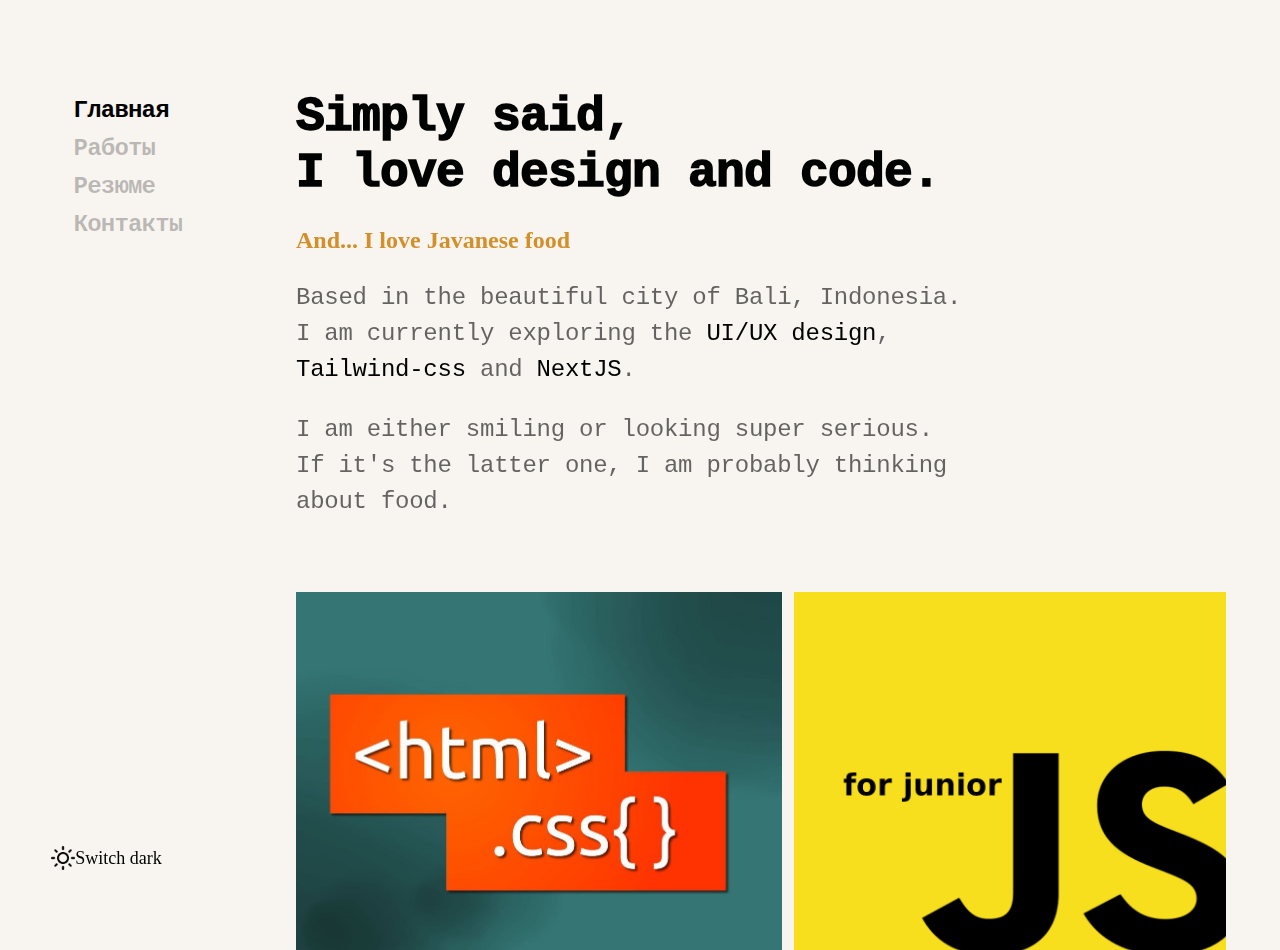
<file: index.html>
<!DOCTYPE html>
<html lang="en">
<head>
    <meta charset="UTF-8">
    <meta http-equiv="X-UA-Compatible" content="IE=edge">
    <meta name="viewport" content="width=device-width, initial-scale=1.0">
    <title>About</title>
    <link rel="stylesheet" href="main.css">
    <link rel="stylesheet" href="https://cdnjs.cloudflare.com/ajax/libs/font-awesome/6.2.0/css/all.min.css" integrity="sha512-xh6O/CkQoPOWDdYTDqeRdPCVd1SpvCA9XXcUnZS2FmJNp1coAFzvtCN9BmamE+4aHK8yyUHUSCcJHgXloTyT2A==" crossorigin="anonymous" referrerpolicy="no-referrer" />
</head>
<body>
    <section class="container_menu">
        <div class="menu">
            <a class="about" href = 'index.html'>Главная</a>
            <a  class="works" href = 'pages/works.html'>Работы</a>
            <a class="resume" href = 'pages/resume.html'>Резюме</a>
            <a class="contact" href = 'pages/contact.html'>Контакты</a>
        </div>     
        <div class="icon__sun">
            <img src="images/icon/sun_image.png">
            Switch dark 
        </div>   
    </section> 
    <section class="left-content">
        <h1>
            Simply said, <br>
            I love design and code.
        </h1>
        <p class="more_infommation">
            And... I love Javanese food
        </p>
        <p class = 'explain'>
            Based in the beautiful city of Bali, Indonesia. <br>I am currently exploring the <span>UI/UX design</span>, <br><span>Tailwind-css</span> and <span>NextJS</span>.
        </p>
        <p class = 'explain'>
            I am either smiling or looking super serious. <br>If it's the latter one, I am probably thinking <br>about food.
        </p>
    
        <div class="works">
            <div class="aroow">
                <button class="icon__left">
                    <i class=" fa  fa-arrow-left"></i>
                </button>
                <button class="icon__right">
                    <i class=" fa  fa-arrow-right"></i>
                </button>
            </div>
        </div>
        <div class="wraper">
            <div class="cards">
            </div>
        </div> 
    </section>
    <script src="js/animation.js"></script>
    <script src="js/background_change.js"></script>
</body>
</html>
</file>
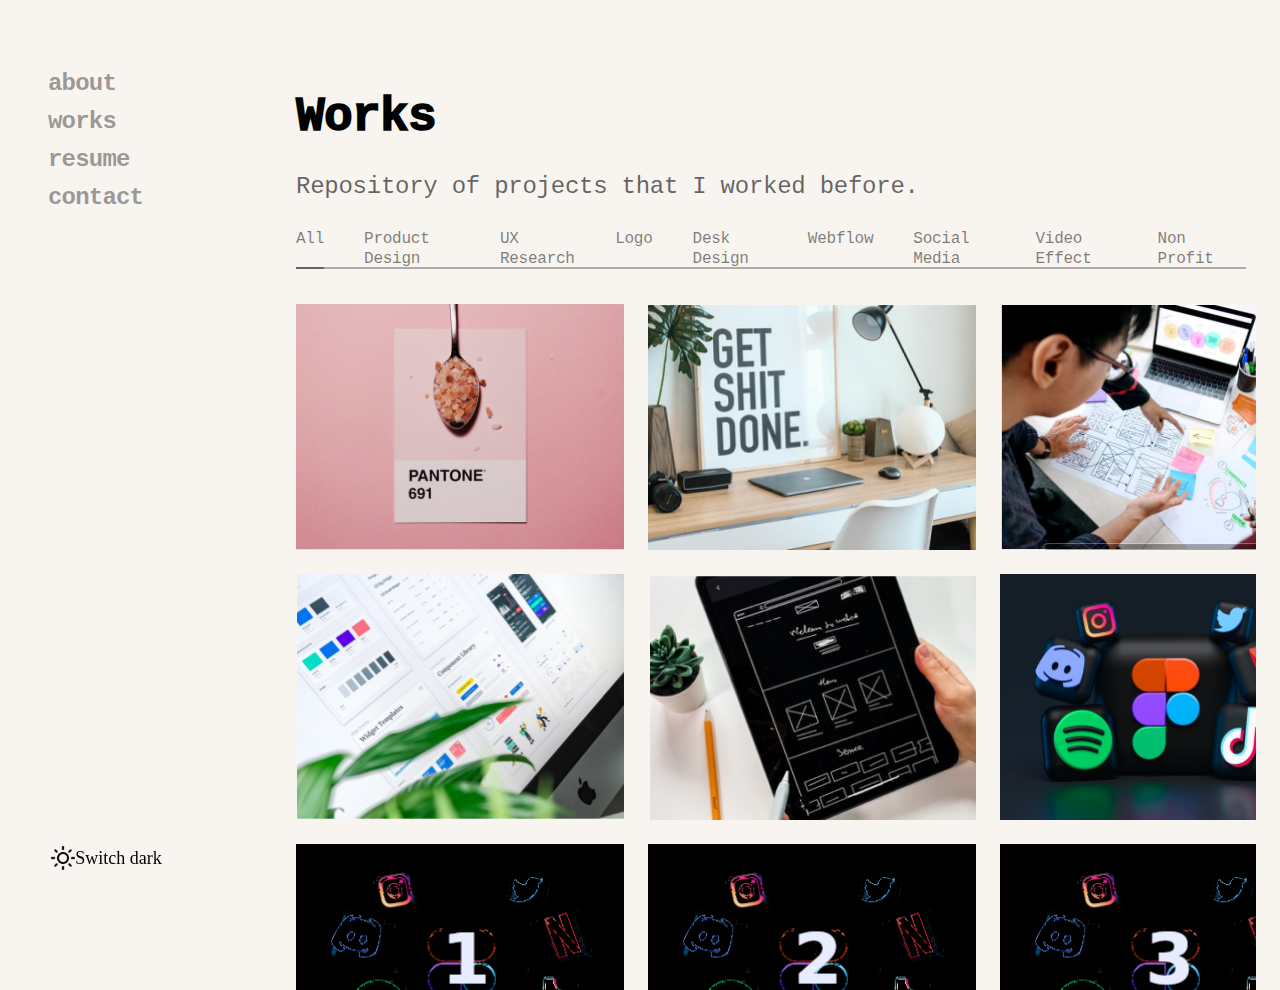
<file: works.html>
<!DOCTYPE html>
<html lang="en">
<head>
    <meta charset="UTF-8">
    <meta http-equiv="X-UA-Compatible" content="IE=edge">
    <meta name="viewport" content="width=device-width, initial-scale=1.0">
    <title>Works</title>
    <link rel="stylesheet" href="https://cdnjs.cloudflare.com/ajax/libs/font-awesome/6.2.0/css/all.min.css" 
    integrity="sha512-xh6O/CkQoPOWDdYTDqeRdPCVd1SpvCA9XXcUnZS2FmJNp1coAFzvtCN9BmamE+4aHK8yyUHUSCcJHgXloTyT2A==" crossorigin="anonymous" referrerpolicy="no-referrer" />
    <link rel="stylesheet" href="main.css">
</head>
<body>
    <section class="about">
        <div class="menu">
                <a href = 'index.html'>about</a>
                <a href = '#works.html'>works</a>
                <a href = '#resume'>resume</a>
                <a href = '#contact'>contact</a>
        </div>        
    </section>
    <section class="left-content">
        <h1>Works</h1>
        <p class="explain">
            Repository of projects that I worked before.
        </p>
        <div class="menu_works">
            <div><a href = ''>All</a></div>
            <div><a href = ''>Product Design</a></div>
            <div><a href = ''>UX Research</a></div>
            <div><a href = ''>Logo</a></div>
            <div><a href = ''>Desk Design</a></div>
            <div><a href = ''>Webflow</a></div>
            <div><a href = ''>Social Media</a></div>
            <div><a href = ''>Video Effect</a></div>
            <div><a href = ''>Non Profit</a></div>
        </div>
        <canvas id="canvas_line"></canvas>
        <div class='wraper-container'>
            <div class="wraper_works">
    
            </div>
        </div>
        <div class="icon__sun">
            <img src="images/icon/sun_image.png">
            Switch dark 
        </div>
    </section>
 
    <script src="js/works_animation.js"></script>
</body>
</html>
</file>
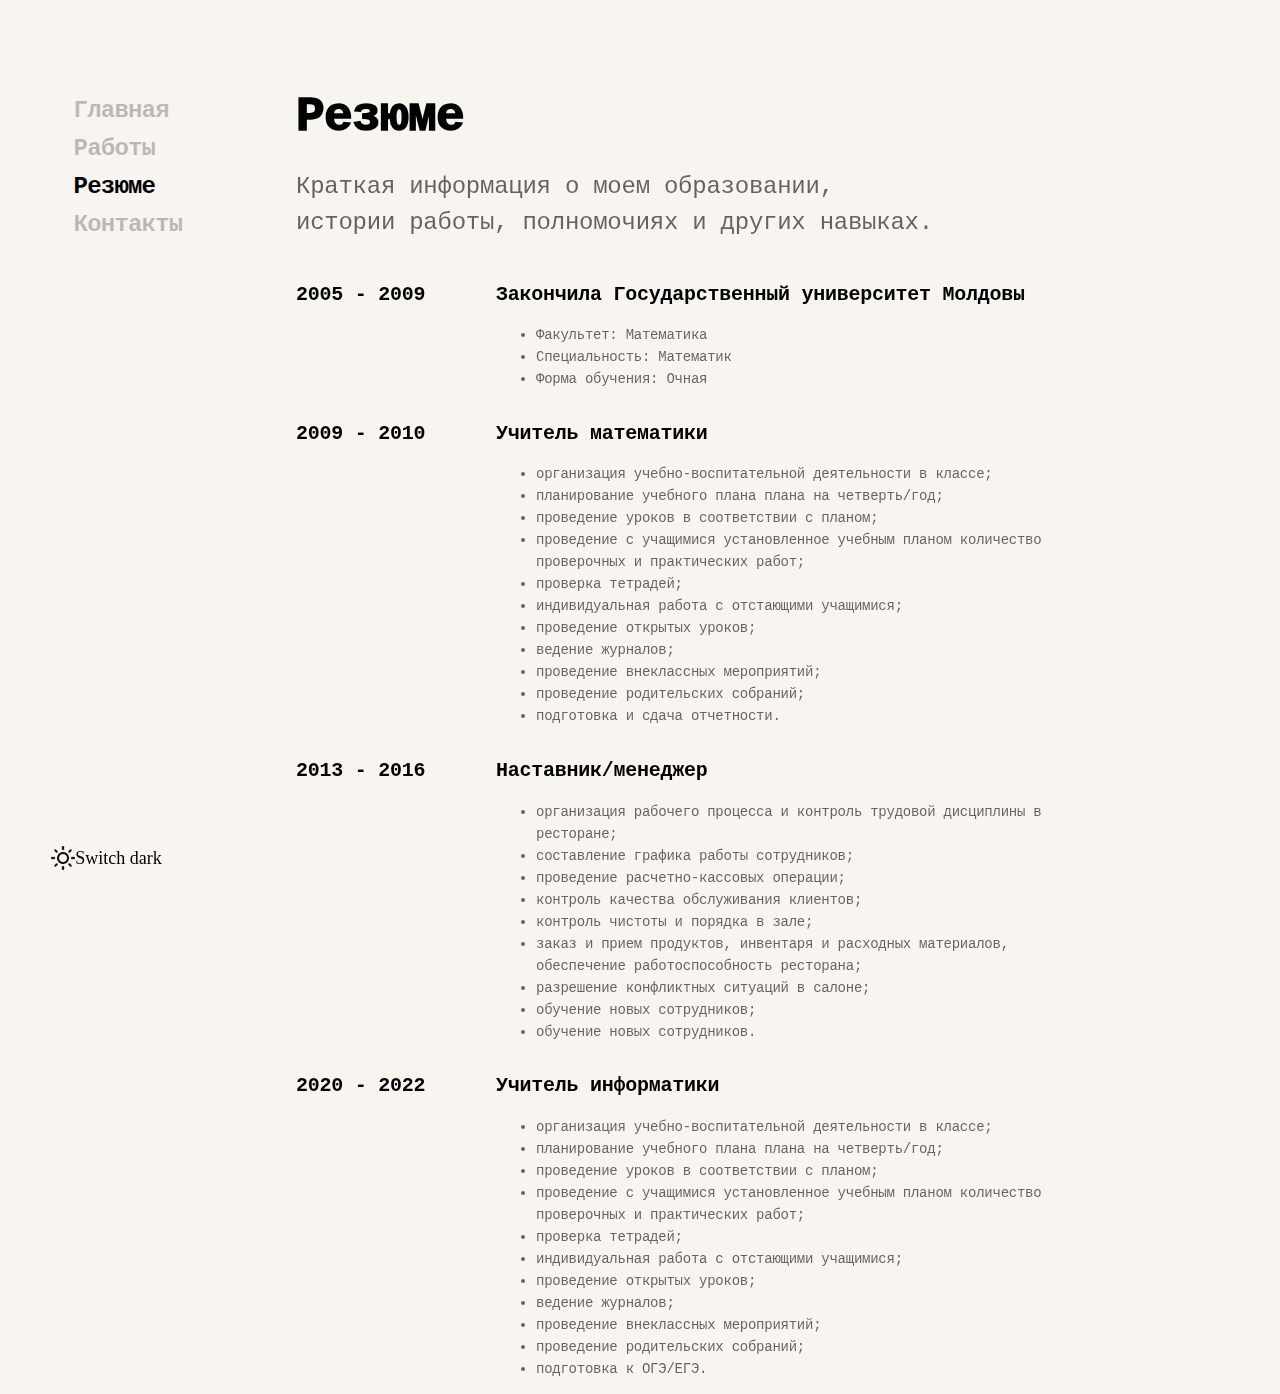
<file: pages/resume.html>
<!DOCTYPE html>
<html lang="ru">
<head>
    <meta charset="UTF-8">
    <meta http-equiv="X-UA-Compatible" content="IE=edge">
    <meta name="viewport" content="width=device-width, initial-scale=1.0">
    <title>Resume</title>
    <link rel="stylesheet" href="../main.css">
    
</head>
<body>
    <section class="container_menu">
        <div class="menu">
            <a class="about" href = '../index.html'>Главная</a>
            <a  class="works" href = 'works.html'>Работы</a>
            <a class="resume" href = 'resume.html'>Резюме</a>
            <a class="contact" href = 'contact.html'>Контакты</a>
        </div>    
        <div class="icon__sun">
            <img src="../images/icon/sun_image.png">
            Switch dark 
        </div>   
    </section> 
    <section class="left-content">
        <h1>Резюме</h1>
        <p class="explain">Краткая информация о моем образовании,<br> истории работы, полномочиях и других навыках.</p>
        <div class="container_tab">
            <div class="years">
                <h2>2005 - 2009</h2>
            </div>
            <div class="expiriance_work">
                <h2>Закончила Государственный университет Молдовы</h2>
                <ul>
                    <li>Факультет: Математика</li>
                    <li>Специальность: Математик</li>
                    <li>Форма обучения: Очная</li>
                </ul>
            </div>
            <div class="years">
                <h2>2009 - 2010</h2>
            </div>
            <div class="expiriance_work">
                <h2>Учитель математики</h2>
                <ul>
                    <li>организация учебно-воспитательной деятельности в классе;</li>
                    <li>планирование учебного плана плана на четверть/год;</li>
                    <li>проведение уроков в соответствии с планом;</li>
                    <li>проведение с учащимися установленное учебным планом количество проверочных и практических работ;</li>
                    <li>проверка тетрадей;</li>
                    <li>индивидуальная работа с отстающими учащимися;</li>
                    <li>проведение открытых уроков;</li>
                    <li>ведение журналов;</li>
                    <li>проведение внеклассных мероприятий;</li>
                    <li>проведение родительских собраний;</li>
                    <li>подготовка и сдача отчетности.</li>
                </ul>
            </div>
            <div class="years">
                <h2>2013 - 2016</h2>
            </div>
            <div class="expiriance_work">
                <h2>Наставник/менеджер</h2>
                <ul>
                    <li>организация рабочего процесса и контроль трудовой дисциплины в ресторане;</li>
                    <li>составление графика работы сотрудников;</li>
                    <li>проведение расчетно-кассовых операции;</li>
                    <li>контроль качества обслуживания клиентов;</li>
                    <li>контроль чистоты и порядка в зале;</li>
                    <li>заказ и прием продуктов, инвентаря и расходных материалов, обеспечение работоспособность ресторана;</li>
                    <li>разрешение конфликтных ситуаций в салоне;</li>
                    <li>обучение новых сотрудников;</li>
                    <li>обучение новых сотрудников.</li>
                </ul>
            </div>
            <div class="years">
                <h2>2020 - 2022</h2>
            </div>
            <div class="expiriance_work">
                <h2>Учитель информатики</h2>
                <ul>
                    <li>организация учебно-воспитательной деятельности в классе;</li>
                    <li>планирование учебного плана плана на четверть/год;</li>
                    <li>проведение уроков в соответствии с планом;</li>
                    <li>проведение с учащимися установленное учебным планом количество проверочных и практических работ;</li>
                    <li>проверка тетрадей;</li>
                    <li>индивидуальная работа с отстающими учащимися;</li>
                    <li>проведение открытых уроков;</li>
                    <li>ведение журналов;</li>
                    <li>проведение внеклассных мероприятий;</li>
                    <li>проведение родительских собраний;</li>
                    <li>подготовка к ОГЭ/ЕГЭ.</li>
                </ul>
            </div>
        </div>
    </section>
    <script src="../js/background_change.js"></script>
</body>
</html>
</file>
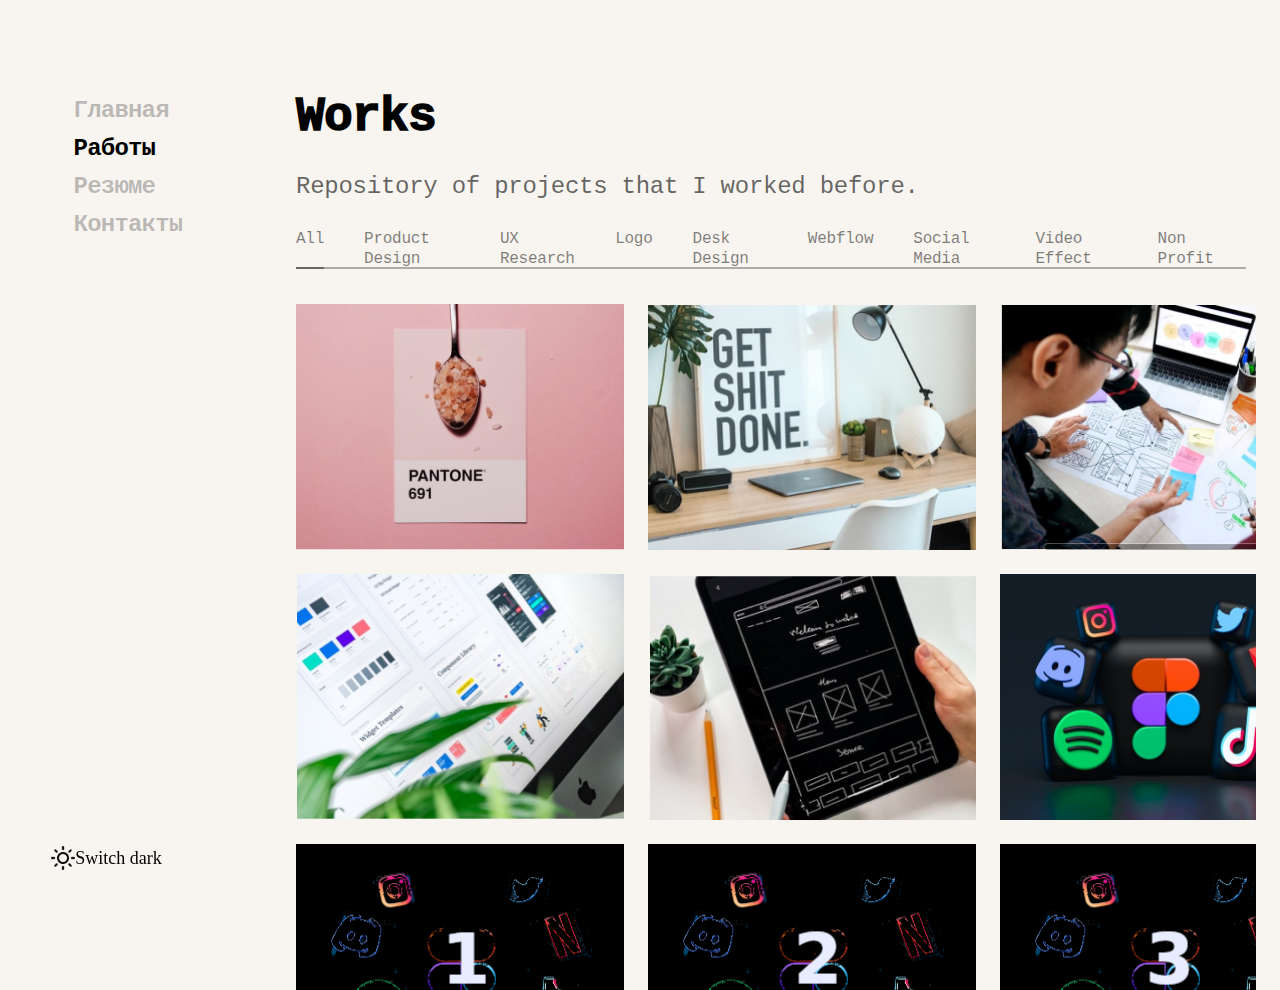
<file: pages/works.html>
<!DOCTYPE html>
<html lang="en">
<head>
    <meta charset="UTF-8">
    <meta http-equiv="X-UA-Compatible" content="IE=edge">
    <meta name="viewport" content="width=device-width, initial-scale=1.0">
    <title>Works</title>
    <link rel="stylesheet" href="https://cdnjs.cloudflare.com/ajax/libs/font-awesome/6.2.0/css/all.min.css" 
    integrity="sha512-xh6O/CkQoPOWDdYTDqeRdPCVd1SpvCA9XXcUnZS2FmJNp1coAFzvtCN9BmamE+4aHK8yyUHUSCcJHgXloTyT2A==" crossorigin="anonymous" referrerpolicy="no-referrer" />
    <link rel="stylesheet" href="../main.css">
</head>
<body>
    <section class="container_menu">
        <div class="menu">
            <a class="about" href = '../index.html'>Главная</a>
            <a  class="works" href = 'works.html'>Работы</a>
            <a class="resume" href = 'resume.html'>Резюме</a>
            <a class="contact" href = 'contact.html'>Контакты</a>
        </div>  
        <div class="icon__sun">
            <img src="../images/icon/sun_image.png">
            Switch dark 
        </div>       
    </section> 
    <section class="left-content">
        <h1>Works</h1>
        <p class="explain">
            Repository of projects that I worked before.
        </p>
        <div class="menu_works">
            <div><a href = ''>All</a></div>
            <div><a href = ''>Product Design</a></div>
            <div><a href = ''>UX Research</a></div>
            <div><a href = ''>Logo</a></div>
            <div><a href = ''>Desk Design</a></div>
            <div><a href = ''>Webflow</a></div>
            <div><a href = ''>Social Media</a></div>
            <div><a href = ''>Video Effect</a></div>
            <div><a href = ''>Non Profit</a></div>
        </div>
        <canvas id="canvas_line"></canvas>
        <div class='wraper-container'>
            <div class="wraper_works">
    
            </div>
        </div>
    </section>
 
    <script src="../js/works_animation.js"></script>
    <script src="../js/background_change.js"></script>
</body>
</html>
</file>
<file: main.css>
body{
    background: #F8F4F0;
    margin: 0;
    font-family: 'Courier';
    color: #000201;
    padding-bottom: 40px;
}
a{
    text-decoration: none;
    color:#000201;
}
.header a{
    margin: 24px;
    font-size: 24px;
    font-weight: 700;
    line-height: 26px;
    letter-spacing: -0.8px;
}

.menu{
    width: 78px;
    height: 176px;
    position: absolute;
    left: 24px;
    top: 65px;
    display: flex;
    flex-direction: column;
    align-items: flex-start;
    
}
.menu a{
    font-weight: 700;
    font-size: 24px;
    line-height: 26px;
    letter-spacing: -0.8px;
    padding: 6px 24px 6px 24px;

    color: rgba(0, 2, 1, 0.4);
}
.color_menu{
    color: #000201;
}
.container_menu{
    position: absolute;
    left: 2%;
    top: 3%;
    display: flex;    
}
.left-content{
    position: relative;
    left: 20%;
    top: 89px;
    padding-left: 40px;
}
h1 {
    margin: 0px;
    font-style: normal;
    font-weight: 1000;
    font-size: 48px;
    line-height: 56px;
    letter-spacing: -0.8px;
    color: #000201;
}
.more_infommation{
    font-family: 'Mono';
    font-style: normal;
    font-weight: 700;
    font-size: 24px;
    line-height: 31px;
    color: #D3902A;
}
.explain{
    font-family: 'Courier';
    font-style: normal;
    font-weight: 400;
    font-size: 24px;
    line-height: 36px;
    letter-spacing: -0.25px;
    color: rgba(0, 2, 1, 0.6);
}
.explain span{
    color: #000201;
}

.wraper{
    position: relative;
    top: 30px;
    left: 0px;
    right: 5%;
    width: 75%;
    height: 358px;
    border: 0px solid #000;
    overflow: hidden;
}
.cards{
    position: absolute;
    top: 0;
    left: 0;
    height: 100%;
    flex: 1;
    display: flex;
    will-change: transform;
}
.works{
    position: relative;
}

.aroow{
    position: relative;
    left: 70%;  
}
.aroow button{
    background: none;
    border: none;
    cursor: pointer;
}
.icon__left{
    margin-right: 18px;
}
.card{
    position: relative;
    width: 486px;
    height: 358px;
    flex: 1;
    margin-right: 12px;
}

.animation-cards{
    transition: 2s all linear ;
}

.menu_works a{
    font-family: 'Courier';
    font-style: normal;
    font-weight: 400;
    font-size: 16px;
    line-height: 20px;
    letter-spacing: -0.25px;
    color: rgba(0, 2, 1, 0.5);
}
.menu_works{
    display: flex;
    width: 75%;
    gap: 40px;
}
.wraper-container{
    position: absolute;
    width: 75%;
    height: 686px;
    
}
.wraper_works{
    position: relative;
    width: 100%;
    height: 100%;
    overflow: hidden;
    display: grid;
    grid-template-columns: repeat(3, 1fr);
    gap: 24px;

}
.card_works{
    width: 328px;
    height: 246px;
    cursor: pointer;
}
#canvas_line{
    position: relative;
    left: 0px;
    top: -2px;
}
.add_scroll{
    overflow: scroll;
}
.icon__sun img{
    width: 24px;
    height: 24px;
}
.icon__sun {
    position: fixed;
    left: 4%;
    top: 94%;
    display: flex;
    align-items: center;
    font-family: 'Archivo';
    font-style: normal;
    font-weight: 500;
    font-size: 18px;
    line-height: 20px;
}
.shadow{
    border-bottom: 2px solid rgba(0, 2, 1, 0.4);
}

.shadow_light{
    border-bottom: 2px solid #fff; 
}

.works_menu-border{
    border-bottom: #c2c0bb;
}
.container_tab{
    display: grid;
    grid-template-columns: 200px 600px;
}
h2{
    font-family: 'Courier';
    font-style: normal;
    font-weight: 600;
    font-size: 20px;
    line-height: 26px;
    letter-spacing: -0.25px;

    color: #000201;
}
.expiriance_work{
    font-family: 'Courier';
    font-style: normal;
    font-weight: 500;
    font-size: 14px;
    line-height: 22px;
    letter-spacing: -0.25px;

    color: rgba(0, 2, 1, 0.6);
}
.contact_form{
    width: 580px;
    display: grid;
    grid-template-columns: repeat(3, 1fr);
    grid-auto-rows: 50px;
    grid-auto-columns: 28px;
    row-gap: 50px;
    column-gap: 27px;
}
.contact_form input, .contact_form select {
    font-family: 'Courier';
    height: 55px;
    background: #F1ECE6;
    border: none;
    padding: 16px;
}
.contact_form input:focus, 
.contact_form select:focus,
.contact_form textarea:focus{
    background-color: #f3e9dc; 
    outline: none;
    border: 1px solid #D3902A;
    border-radius: 4px;
} 
.contact_form label{
    font-family: 'Courier';
    font-style: normal;
    font-weight: 500;
    font-size: 18px;
    line-height: 23px;
    letter-spacing: -0.25px;

    color: #000201;
}
.contact_form div{
    display: flex;
    justify-content: center;
    flex-direction: column;
}
.contact_form sup{
    color: #F73232;
}
.form_name{
    grid-column: 1/2;
}
.form_title{
    grid-column: 2/4;
}
.form_mail{
    grid-column: 1/4;
}
.form_message{
    grid-column: 1/4;
    height: 240px;
}
.form_message input{
    height: 240px;
}

.btn{
    position: relative;
    top: 170px;
    width: 164px;
    height: 55px;
    background: #000201;
    color: #F8F4F0;

}
</file>
